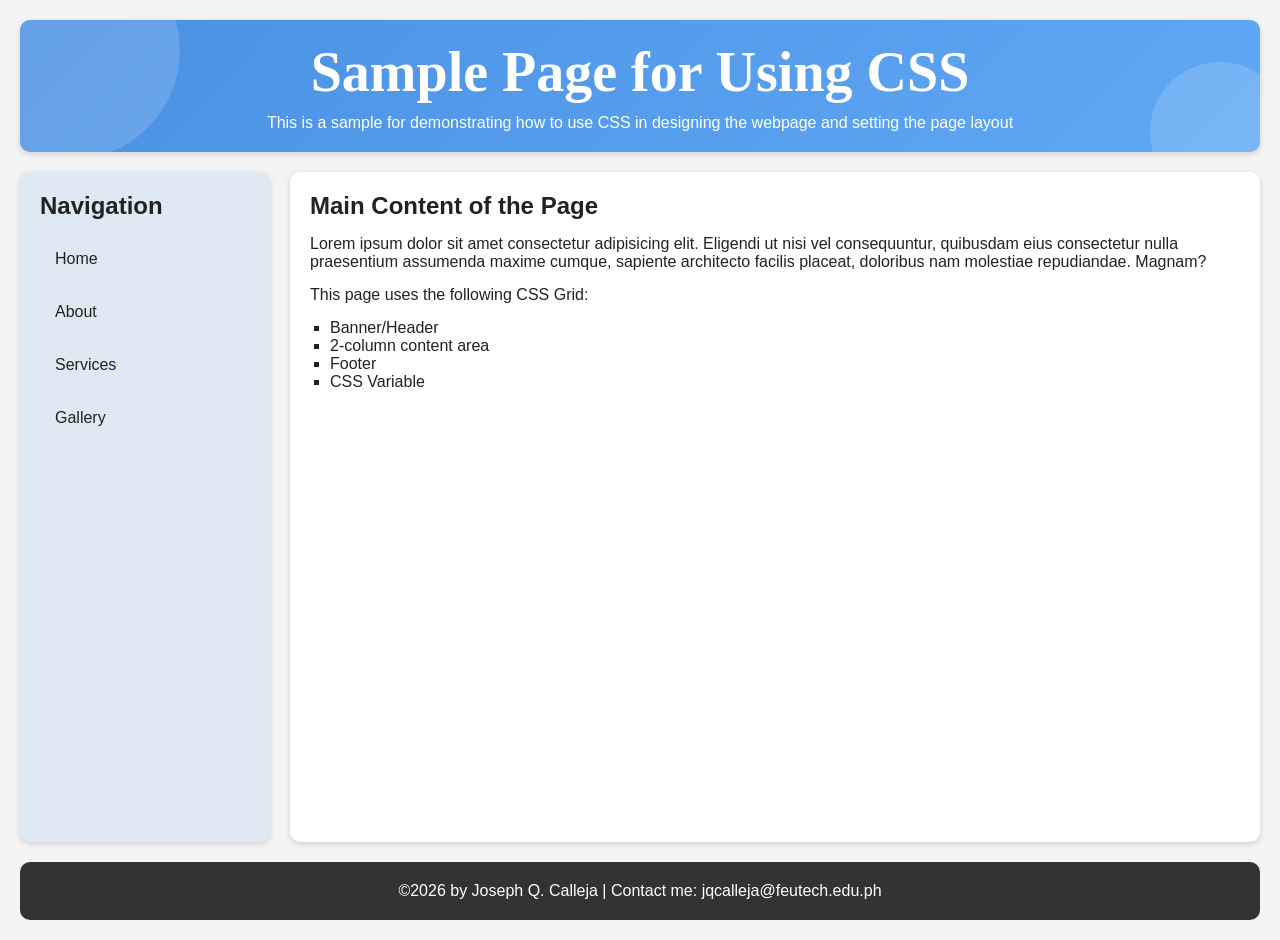
<file: tc03/module3/index.html>
<!DOCTYPE html>
<html lang="en">

<head>
    <meta charset="UTF-8">
    <meta name="viewport" content="width=device-width, initial-scale=1.0">
    <title>Module 3 Sample - Using CSS</title>

    <link rel="stylesheet" href="css/colors.css">
    <link rel="stylesheet" href="css/main.css">

</head>

<body>
    <!-- div.container -->
    <div class="container">
        <!-- BANNER AREA -->
        <header class="banner">
            <h1>Sample Page for Using CSS</h1>
            <p>This is a sample for demonstrating how to use CSS in designing the webpage and setting the page layout
            </p>
        </header>

        <!-- CONTENT AREA -->
        <div class="content-area">
            <!-- FOR NAVIGATION -->
            <nav class="navigation">
                <h2>Navigation</h2>
                <!-- ul>li*4 -->
                <ul>
                    <a href="#">
                        <li>Home</li>
                    </a>
                    <a href="#">
                        <li>About</li>
                    </a>
                    <a href="#">
                        <li>Services</li>
                    </a>
                    <a href="#">
                        <li>Gallery</li>
                    </a>
                </ul>
            </nav>

            <!-- FOR MAIN CONTENT -->
            <main class="main-content">
                <h2>Main Content of the Page</h2>

                <p>Lorem ipsum dolor sit amet consectetur adipisicing elit. Eligendi ut nisi vel consequuntur, quibusdam
                    eius consectetur nulla praesentium assumenda maxime cumque, sapiente architecto facilis placeat,
                    doloribus nam molestiae repudiandae. Magnam?</p>

                <p>This page uses the following CSS Grid:</p>

                <ul>
                    <li>Banner/Header</li>
                    <li>2-column content area</li>
                    <li>Footer</li>
                    <li>CSS Variable</li>
                </ul>
            </main>
        </div>

        <!-- FOOTER AREA -->
        <footer class="footer">
            <p>&copy;2026 by Joseph Q. Calleja | Contact me: jqcalleja@feutech.edu.ph</p>
        </footer>
    </div>
</body>

</html>
</file>
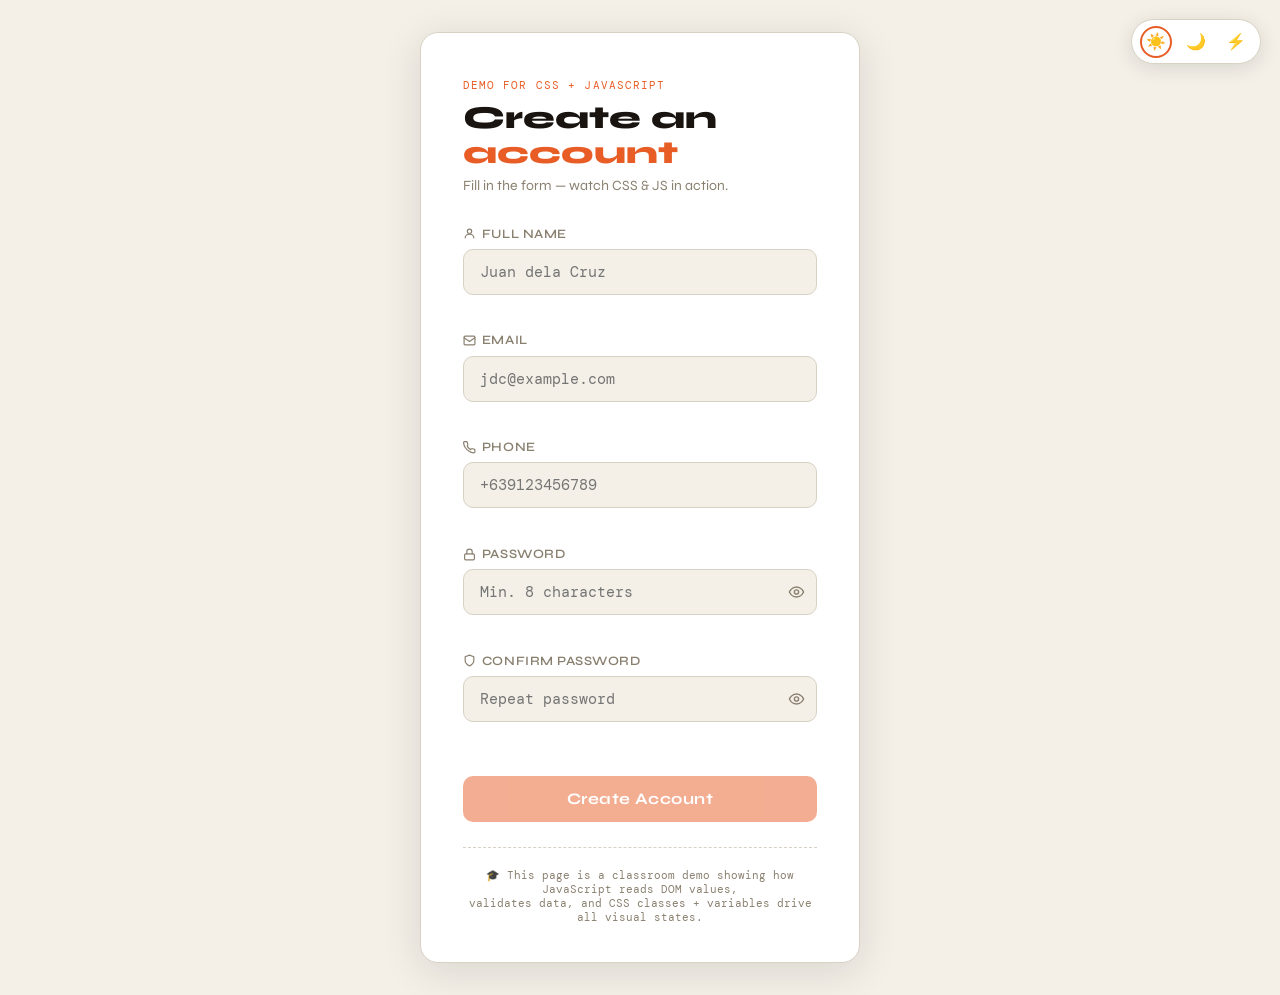
<file: tc03/module4/another_sample/index.html>
<!DOCTYPE html>
<html lang="en" data-theme="light">

<head>
    <meta charset="UTF-8" />
    <meta name="viewport" content="width=device-width, initial-scale=1.0" />
    <title>JS + CSS Interactivity Demo — Sign Up</title>
    <link
        href="https://fonts.googleapis.com/css2?family=DM+Mono:wght@400;500&family=Syne:wght@400;600;700;800&display=swap"
        rel="stylesheet" />
    <link rel="stylesheet" href="style.css" />
</head>

<body>

    <!-- ── Theme Toggle ── -->
    <div class="theme-bar" role="group" aria-label="Choose theme">
        <button class="theme-btn active" data-theme="light" title="Light" aria-pressed="true">☀️</button>
        <button class="theme-btn" data-theme="dark" title="Dark" aria-pressed="false">🌙</button>
        <button class="theme-btn" data-theme="neon" title="Neon" aria-pressed="false">⚡</button>
    </div>

    <!-- ── Card ── -->
    <div class="card" id="card">

        <!-- Form view -->
        <div id="form-view">
            <div class="card-header">
                <span class="badge">Demo for CSS + JavaScript</span>
                <h1>Create an <span>account</span></h1>
                <p class="subtitle">Fill in the form — watch CSS &amp; JS in action.</p>
            </div>

            <!-- Name -->
            <div class="field">
                <label for="name">
                    <svg width="13" height="13" viewBox="0 0 24 24" fill="none" stroke="currentColor" stroke-width="2.2"
                        stroke-linecap="round" stroke-linejoin="round">
                        <circle cx="12" cy="8" r="4" />
                        <path d="M4 20c0-4 3.6-7 8-7s8 3 8 7" />
                    </svg>
                    Full Name
                </label>
                <div class="input-wrap">
                    <input type="text" id="name" placeholder="Juan dela Cruz" autocomplete="name" />
                    <span class="input-icon" id="name-icon"></span>
                </div>
                <p class="helper" id="name-msg"></p>
            </div>

            <!-- Email -->
            <div class="field">
                <label for="email">
                    <svg width="13" height="13" viewBox="0 0 24 24" fill="none" stroke="currentColor" stroke-width="2.2"
                        stroke-linecap="round" stroke-linejoin="round">
                        <rect x="2" y="4" width="20" height="16" rx="2" />
                        <path d="m2 7 10 7 10-7" />
                    </svg>
                    Email
                </label>
                <div class="input-wrap">
                    <input type="email" id="email" placeholder="jdc@example.com" autocomplete="email" />
                    <span class="input-icon" id="email-icon"></span>
                </div>
                <p class="helper" id="email-msg"></p>
            </div>

            <!-- Phone -->
            <div class="field">
                <label for="phone">
                    <svg width="13" height="13" viewBox="0 0 24 24" fill="none" stroke="currentColor" stroke-width="2.2"
                        stroke-linecap="round" stroke-linejoin="round">
                        <path
                            d="M22 16.92v3a2 2 0 0 1-2.18 2 19.79 19.79 0 0 1-8.63-3.07A19.5 19.5 0 0 1 4.15 12 19.79 19.79 0 0 1 1.08 3.38a2 2 0 0 1 2-2.18h3a2 2 0 0 1 2 1.72c.127.96.361 1.903.7 2.81a2 2 0 0 1-.45 2.11L8.09 9.91a16 16 0 0 0 6 6l1.27-1.27a2 2 0 0 1 2.11-.45c.907.339 1.85.573 2.81.7A2 2 0 0 1 22 16.92z" />
                    </svg>
                    Phone
                </label>
                <div class="input-wrap">
                    <input type="tel" id="phone" placeholder="+639123456789" autocomplete="tel" />
                    <span class="input-icon" id="phone-icon"></span>
                </div>
                <p class="helper" id="phone-msg"></p>
            </div>

            <!-- Password -->
            <div class="field">
                <label for="password">
                    <svg width="13" height="13" viewBox="0 0 24 24" fill="none" stroke="currentColor" stroke-width="2.2"
                        stroke-linecap="round" stroke-linejoin="round">
                        <rect x="3" y="11" width="18" height="11" rx="2" />
                        <path d="M7 11V7a5 5 0 0 1 10 0v4" />
                    </svg>
                    Password
                </label>
                <div class="input-wrap has-toggle">
                    <input type="password" id="password" placeholder="Min. 8 characters" autocomplete="new-password" />
                    <button class="toggle-pw" id="toggle-pw" type="button" aria-label="Show password">
                        <svg id="eye-open" width="17" height="17" viewBox="0 0 24 24" fill="none" stroke="currentColor"
                            stroke-width="2" stroke-linecap="round" stroke-linejoin="round">
                            <path d="M2 12s3-7 10-7 10 7 10 7-3 7-10 7-10-7-10-7z" />
                            <circle cx="12" cy="12" r="3" />
                        </svg>
                        <svg id="eye-closed" width="17" height="17" viewBox="0 0 24 24" fill="none"
                            stroke="currentColor" stroke-width="2" stroke-linecap="round" stroke-linejoin="round"
                            style="display:none">
                            <path d="M17.94 17.94A10.07 10.07 0 0 1 12 20c-7 0-11-8-11-8a18.45 18.45 0 0 1 5.06-5.94" />
                            <path d="M9.9 4.24A9.12 9.12 0 0 1 12 4c7 0 11 8 11 8a18.5 18.5 0 0 1-2.16 3.19" />
                            <line x1="1" y1="1" x2="23" y2="23" />
                        </svg>
                    </button>
                </div>
                <div class="strength-wrap" id="strength-wrap" style="display:none">
                    <div class="strength-bars">
                        <div class="bar" id="bar1"></div>
                        <div class="bar" id="bar2"></div>
                        <div class="bar" id="bar3"></div>
                        <div class="bar" id="bar4"></div>
                    </div>
                    <span class="strength-label" id="strength-label">—</span>
                </div>
                <p class="helper" id="password-msg"></p>
            </div>

            <!-- Confirm Password -->
            <div class="field">
                <label for="confirm">
                    <svg width="13" height="13" viewBox="0 0 24 24" fill="none" stroke="currentColor" stroke-width="2.2"
                        stroke-linecap="round" stroke-linejoin="round">
                        <path d="M12 22s8-4 8-10V5l-8-3-8 3v7c0 6 8 10 8 10z" />
                    </svg>
                    Confirm Password
                </label>
                <div class="input-wrap has-toggle">
                    <input type="password" id="confirm" placeholder="Repeat password" autocomplete="new-password" />
                    <button class="toggle-pw" id="toggle-confirm" type="button" aria-label="Show password">
                        <svg id="eye-open2" width="17" height="17" viewBox="0 0 24 24" fill="none" stroke="currentColor"
                            stroke-width="2" stroke-linecap="round" stroke-linejoin="round">
                            <path d="M2 12s3-7 10-7 10 7 10 7-3 7-10 7-10-7-10-7z" />
                            <circle cx="12" cy="12" r="3" />
                        </svg>
                        <svg id="eye-closed2" width="17" height="17" viewBox="0 0 24 24" fill="none"
                            stroke="currentColor" stroke-width="2" stroke-linecap="round" stroke-linejoin="round"
                            style="display:none">
                            <path d="M17.94 17.94A10.07 10.07 0 0 1 12 20c-7 0-11-8-11-8a18.45 18.45 0 0 1 5.06-5.94" />
                            <path d="M9.9 4.24A9.12 9.12 0 0 1 12 4c7 0 11 8 11 8a18.5 18.5 0 0 1-2.16 3.19" />
                            <line x1="1" y1="1" x2="23" y2="23" />
                        </svg>
                    </button>
                </div>
                <p class="helper" id="confirm-msg"></p>
            </div>

            <button class="btn" id="submit-btn" disabled>Create Account</button>

            <p class="demo-note">
                🎓 This page is a classroom demo showing how JavaScript reads DOM values,<br>
                validates data, and CSS classes + variables drive all visual states.
            </p>
        </div>

        <!-- Success view -->
        <div class="success-card" id="success-view">
            <div class="checkmark-circle">
                <svg width="36" height="36" viewBox="0 0 52 52" fill="none" stroke="var(--success)" stroke-width="3.5"
                    stroke-linecap="round" stroke-linejoin="round">
                    <polyline points="14 26 22 34 38 18" />
                </svg>
            </div>
            <p class="success-title">You're in! 🎉</p>
            <p class="success-sub" id="success-name"></p>
            <p class="success-sub" id="success-email"></p>
            <button class="reset-btn" id="reset-btn">← Start over</button>
        </div>

    </div><!-- /card -->

    <script src="script.js"></script>
</body>

</html>
</file>
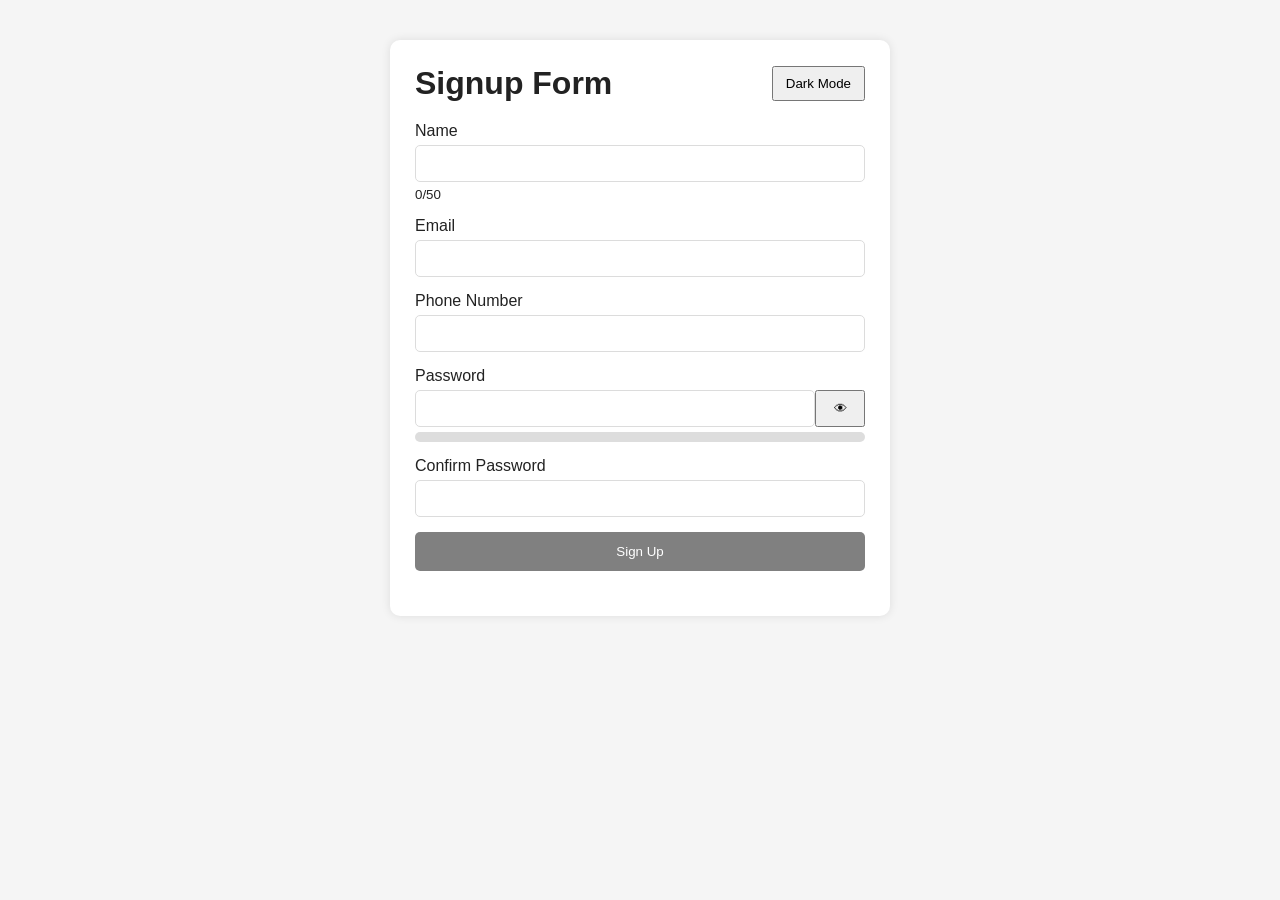
<file: tc03/module4/sample/index.html>
<!DOCTYPE html>
<html lang="en">

<head>
    <meta charset="UTF-8">
    <meta name="viewport" content="width=device-width, initial-scale=1.0">
    <title>Simple Signup Page</title>

    <link rel="stylesheet" href="style.css">

</head>

<body>
    <div class="container">
        <div class="top-bar">
            <h1>Signup Form</h1>
            <button id="themeBtn" class="theme-btn">Dark Mode</button>
        </div>

        <form action="" id="signupForm">
            <!-- Name -->
            <div class="input-group">
                <label for="">Name</label>
                <input type="text" name="" id="name" maxlength="50">
                <small id="nameCount">0/50</small>
            </div>

            <!-- Email -->
            <div class="input-group">
                <label for="">Email</label>
                <input type="email" name="" id="email">
                <small id=emailMsg"></small>
            </div>

            <!-- Cp Number -->
            <div class="input-group">
                <label for="">Phone Number</label>
                <input type="text" name="" id="phone">
                <small id="phoneMsg"></small>
            </div>

            <!-- Password -->
            <div class="input-group">
                <label for="">Password</label>
                <div class="password-container">
                    <input type="password" name="" id="password">
                    <button type="button" id="togglePassword">
                        👁
                    </button>
                </div>
                <div class="strength-bar">
                    <div id="strengthFill"></div>
                </div>
                <small id="strengthText"></small>
            </div>

            <!-- Confirm Password -->
            <div class="input-group">
                <label for="">Confirm Password</label>
                <input type="password" name="" id="confirmPassword">
                <small id="consfirmMsg"></small>
            </div>

            <button type="submit" id="submitBtn" disabled>
                Sign Up
            </button>
        </form>

        <div id="successMessage"></div>
    </div>

    <script src="script.js"></script>
</body>

</html>
</file>
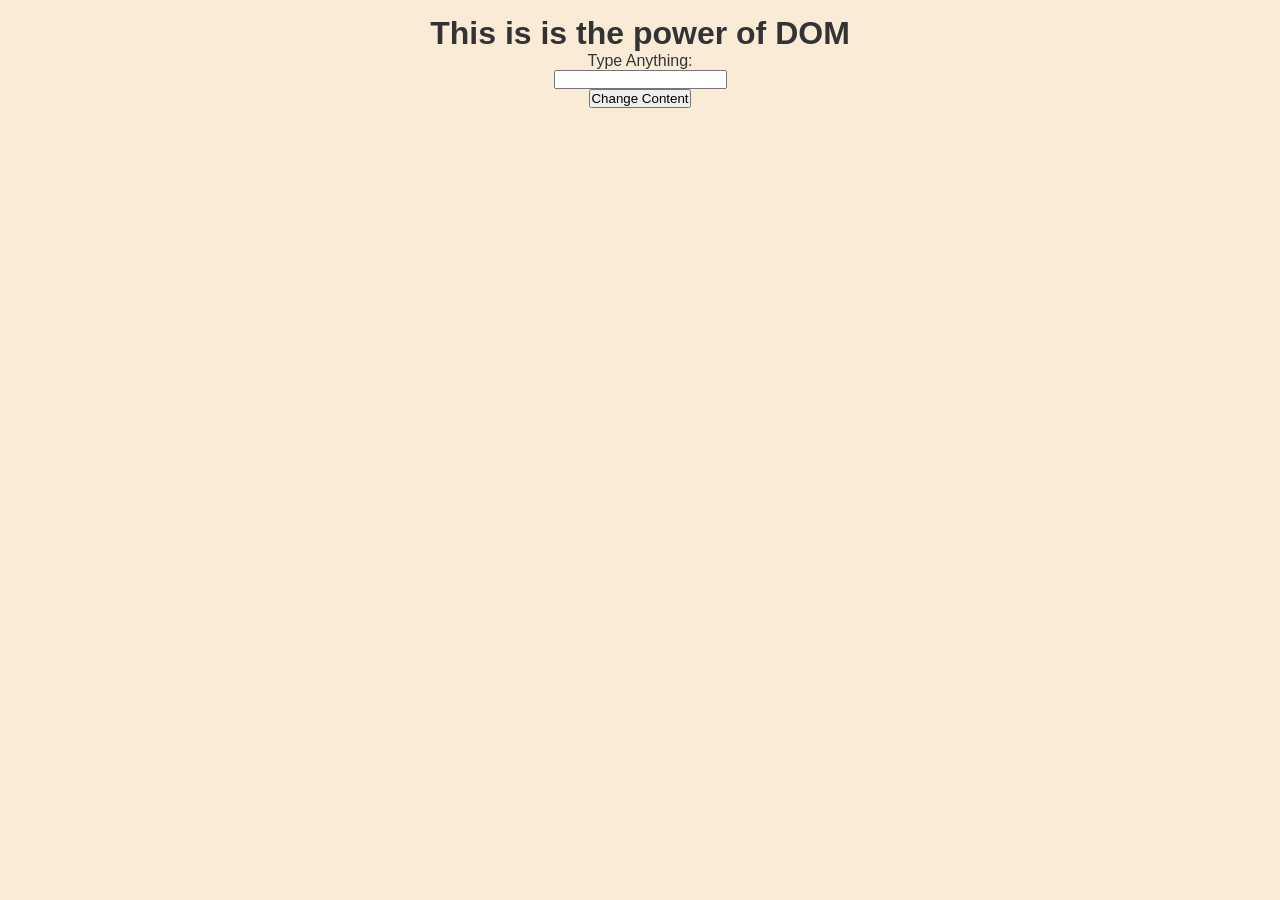
<file: tc03/module4/usingDOM.html>
<!DOCTYPE html>
<html lang="en">

<head>
    <meta charset="UTF-8">
    <meta name="viewport" content="width=device-width, initial-scale=1.0">
    <title>The DOM</title>

    <style>
        :root {
            color: #333;
            background-color: antiquewhite;
        }

        * {
            box-sizing: border-box;
            padding: 0;
            margin: 0;
        }

        body {
            margin: 15px;
            font-family: Arial, Helvetica, sans-serif;
        }

        .container {
            display: grid;
            place-items: center;
            max-height: 100vh;
        }

        .content {
            width: 50%;
        }

        .form {
            display: grid;
            place-items: center;
        }

        div h1 {
            text-align: center;
        }
    </style>

</head>

<body>
    <div class="container">
        <div class="content">
            <div>
                <h1>This is is the power of DOM</h1>
                <p id="content-data"></p>
            </div>
            <div class="form">
                <label for="input">Type Anything:</label>
                <input type="text" name="input" id="input">
                <button type="button" class="btn-change" id="change">Change Content</button>
            </div>

        </div>
    </div>
    
    <script>
        const paragraph  = document.getElementById('content-data');
        const input = document.getElementById('input');
        const btn = document.querySelector('.btn-change');

        btn.addEventListener('click', () => {
            paragraph.innerHTML = input.value;
        });
        
    </script>
</body>

</html>
</file>
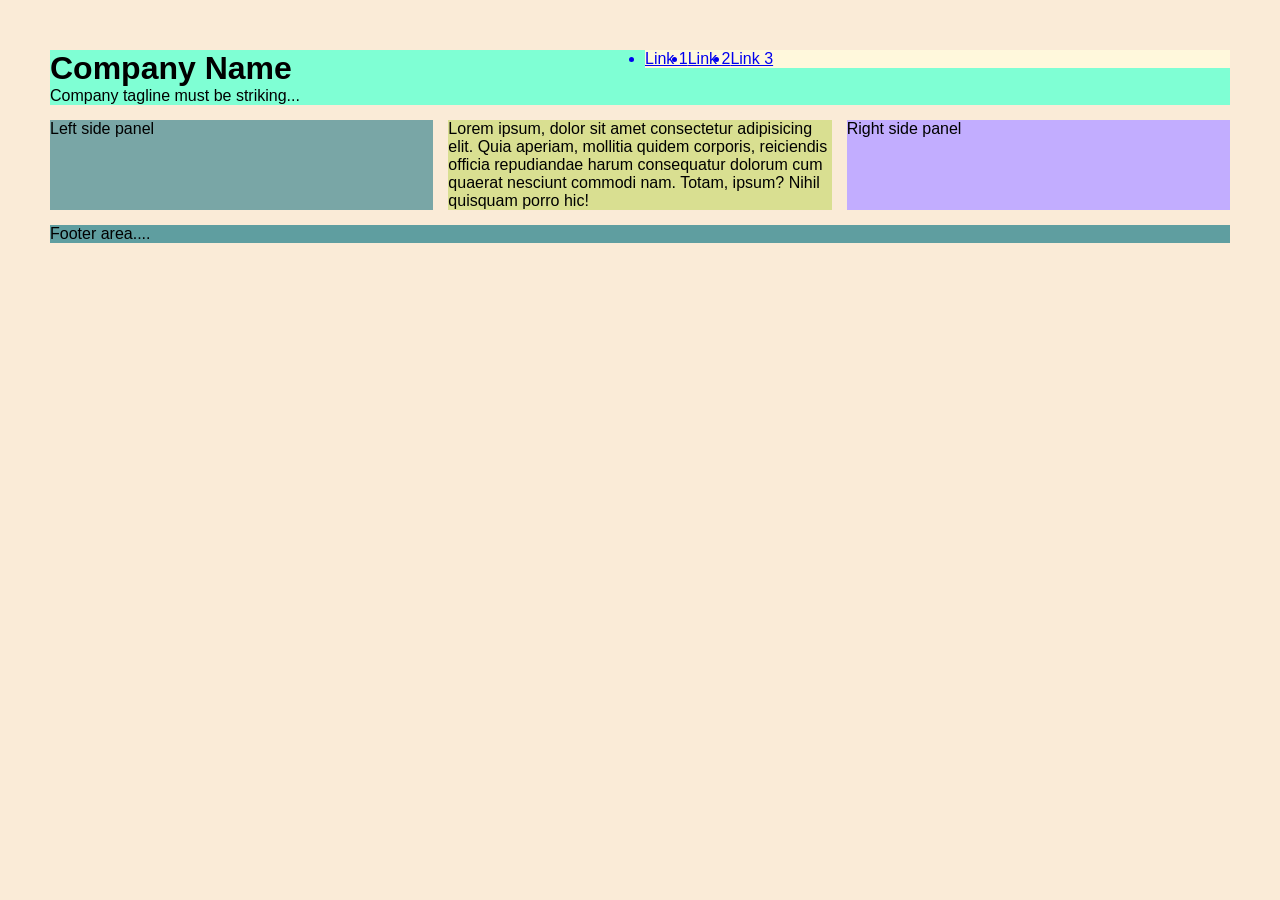
<file: tc03/module5/responsive.html>
<!DOCTYPE html>
<html lang="en">
<head>
    <meta charset="UTF-8">
    <meta name="viewport" content="width=device-width, initial-scale=1.0">

    <link rel="stylesheet" href="style.css">

    <title>Responsive Layout</title>
</head>
<body>
    <div class="container">
        <header class="row-banner">
            <div class="col">
                <h1>Company Name</h1>
                <p>Company tagline must be striking...</p>
            </div>
            <div class="col">
                <nav class="nav">
                    <ul>
                        <a href="http://"><li>Link 1</li></a>
                        <a href="http://"><li>Link 2</li></a>
                        <a href="http://"><li>Link 3</li></a>
                    </ul>
                </nav>
            </div>
        </header>
        <main class="row-main">
            <section class="col-left">
                <p>Left side panel</p>
            </section>
            <section class="col-content">
                <p>Lorem ipsum, dolor sit amet consectetur adipisicing elit. Quia aperiam, mollitia quidem corporis, reiciendis officia repudiandae harum consequatur dolorum cum quaerat nesciunt commodi nam. Totam, ipsum? Nihil quisquam porro hic!</p>
            </section>
            <section class="col-right">
                <p>Right side panel</p>
            </section>
        </main>
        <footer class="row-footer">
            <div class="col">
                <p>Footer area....</p>
            </div>
        </footer>
    </div>
</body>
</html>
</file>
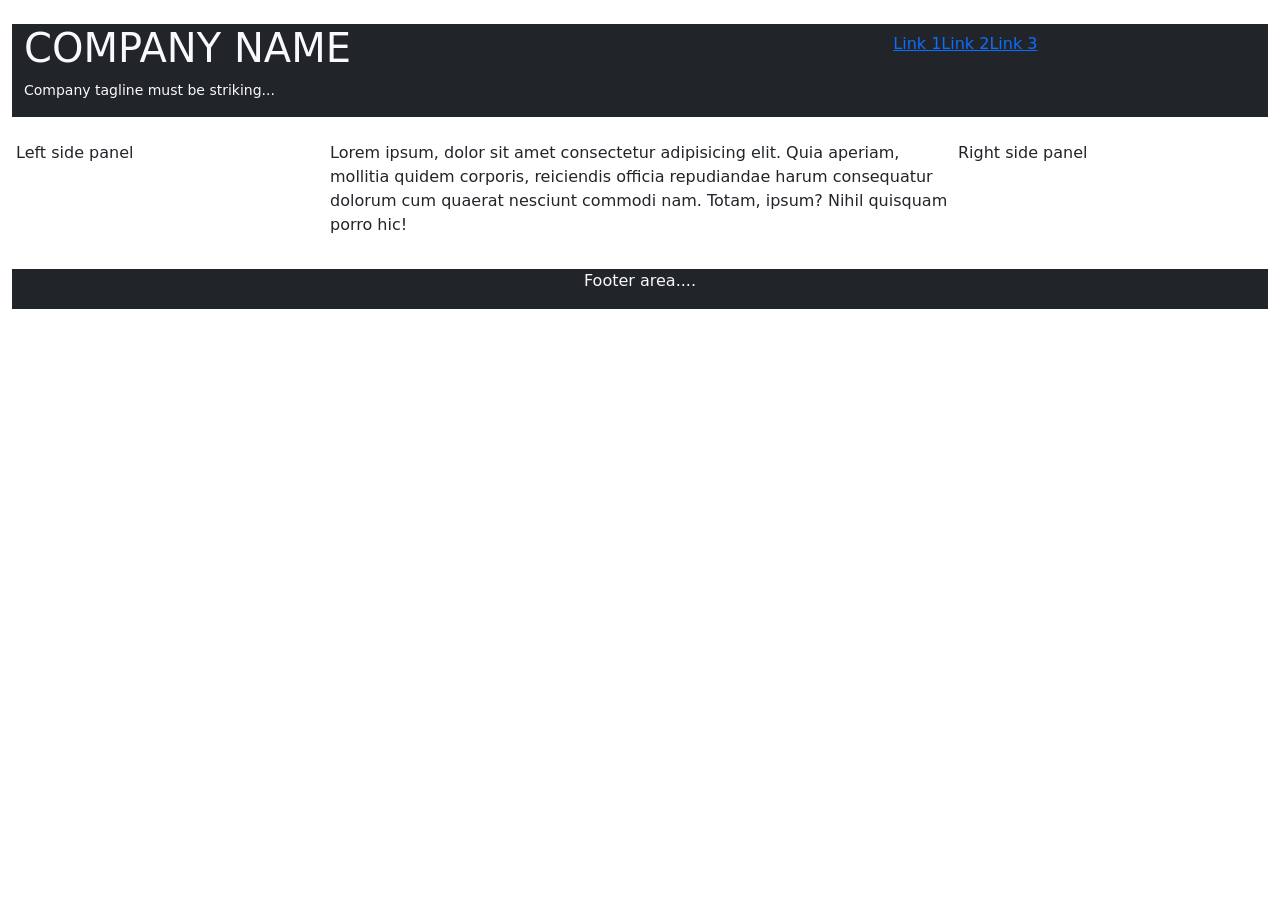
<file: tc03/module5/responsive_bs.html>
<!DOCTYPE html>
<html lang="en">
<head>
    <meta charset="UTF-8">
    <meta name="viewport" content="width=device-width, initial-scale=1.0">

    <link href="https://cdn.jsdelivr.net/npm/bootstrap@5.3.8/dist/css/bootstrap.min.css" rel="stylesheet" integrity="sha384-sRIl4kxILFvY47J16cr9ZwB07vP4J8+LH7qKQnuqkuIAvNWLzeN8tE5YBujZqJLB" crossorigin="anonymous">

    <title>Responsive Layout Using Bootstrap</title>
</head>
<body>
    <div class="container-fluid p-4 m-0">
        <header class="row bg-dark text-light mb-3">
            <div class="col col-md-8">
                <h1 class="h1 text-uppercase">Company Name</h1>
                <p class="small">Company tagline must be striking...</p>
            </div>
            <div class="col col-md-4">
                <nav class="navbar">
                    <ul class="d-flex">
                        <a href="http://" class="navbar-nav"><li class="nav-pills">Link 1</li></a>
                        <a href="http://" class="navbar-nav"><li class="nav-pills">Link 2</li></a>
                        <a href="http://" class="navbar-nav"><li class="nav-pills">Link 3</li></a>
                    </ul>
                </nav>
            </div>
        </header>
        <main class="row mb-3">
            <section class="col col-md-3 g-2">
                <p>Left side panel</p>
            </section>
            <section class="col col-md-6 g-2">
                <p>Lorem ipsum, dolor sit amet consectetur adipisicing elit. Quia aperiam, mollitia quidem corporis, reiciendis officia repudiandae harum consequatur dolorum cum quaerat nesciunt commodi nam. Totam, ipsum? Nihil quisquam porro hic!</p>
            </section>
            <section class="col col-md-3 g-2">
                <p>Right side panel</p>
            </section>
        </main>
        <footer class="row bg-dark text-light">
            <div class="text-center">
                <p>Footer area....</p>
            </div>
        </footer>
    </div>

    <script src="https://cdn.jsdelivr.net/npm/bootstrap@5.3.8/dist/js/bootstrap.bundle.min.js" integrity="sha384-FKyoEForCGlyvwx9Hj09JcYn3nv7wiPVlz7YYwJrWVcXK/BmnVDxM+D2scQbITxI" crossorigin="anonymous"></script>
</body>
</html>
</file>
<file: tc03/module3/css/colors.css>
/* THESE ARE CSS VARIABLES */

:root {
    --bg-color: #f4f4f4;
    --text-color: #222;
    --primary-color: #4a90e2;
    --secondary-color: #ffffff;

    --nav-bg: #dfe9f3;
    --main-bg: #ffffff;
    --footer-bg: #333;
    --footer-text: #fff;
}
</file>
<file: tc03/module3/css/main.css>
:root {
    --spacing: 20px;
    --nav-spacing: 5px;
    --nav-padding: 15px;
    --shadow: 0 2px 6px rgba(0, 0, 0, 0.15);

    --border-radius: 10px;

    --font-main: Arial, sans-serrif;
    --font-titles: 'Times New Roman', serif;
}

/* GLOBAL STYLE */

* {
    margin: 0;
    padding: 0;
    box-sizing: border-box;
}

body {
    background-color: var(--bg-color);
    color: var(--text-color);
    font-family: var(--font-main);
    padding: var(--spacing);
}


/* CONTENT GRID LAYOUT */
.container {
    display: grid;
    grid-template-rows:
        auto
        /* first row */
        1fr
        /* second row */
        auto;
    /* third row */
    gap: var(--spacing);
    min-height: 100vh;
}

/* HEADER/BANNER */
/* =========================
   ANIMATED BANNER
========================= */

.banner {
  position: relative;
  overflow: hidden;

  background: linear-gradient(
    135deg,
    var(--primary-color),
    #6bb5ff,
    #357abd
  );

  background-size: 300% 300%;

  color: white;
  padding: var(--spacing);
  border-radius: var(--border-radius);
  box-shadow: var(--shadow);

  display: flex;
  flex-direction: column;
  gap: 10px;

  animation: gradientMove 8s ease infinite;
}

/* =========================
   FLOATING LIGHT EFFECT
========================= */

.banner::before,
.banner::after {
  content: "";

  position: absolute;
  border-radius: 50%;

  background: rgba(255,255,255,0.15);

  animation: floatBubble linear infinite;
}

/* Large floating circle */
.banner::before {
  width: 220px;
  height: 220px;

  top: -80px;
  left: -60px;

  animation-duration: 12s;
}

/* Small floating circle */
.banner::after {
  width: 140px;
  height: 140px;

  bottom: -50px;
  right: -30px;

  animation-duration: 9s;
}

/* =========================
   TEXT ANIMATION
========================= */

.banner h1,
.banner p,
.banner button {
  position: relative;
  z-index: 1;
}

.banner h1 {
  animation: slideDown 1s ease;
}

.banner p {
  animation: fadeIn 2s ease;
}

/* =========================
   BUTTON HOVER EFFECT
========================= */

.banner button {
  width: fit-content;
  padding: 10px 15px;

  border: none;
  border-radius: var(--border-radius);

  cursor: pointer;

  background-color: white;
  color: var(--primary-color);

  font-weight: bold;

  transition:
    transform 0.3s ease,
    box-shadow 0.3s ease;
}

.banner button:hover {
  transform: translateY(-3px) scale(1.05);

  box-shadow:
    0 5px 15px rgba(255,255,255,0.4);
}

/* =========================
   KEYFRAMES
========================= */

/* Animated gradient background */
@keyframes gradientMove {

  0% {
    background-position: 0% 50%;
  }

  50% {
    background-position: 100% 50%;
  }

  100% {
    background-position: 0% 50%;
  }

}

/* Floating circles */
@keyframes floatBubble {

  0% {
    transform: translateY(0px) translateX(0px);
  }

  50% {
    transform: translateY(20px) translateX(15px);
  }

  100% {
    transform: translateY(0px) translateX(0px);
  }

}

/* Heading entrance */
@keyframes slideDown {

  from {
    opacity: 0;
    transform: translateY(-30px);
  }

  to {
    opacity: 1;
    transform: translateY(0);
  }

}

/* Paragraph fade */
@keyframes fadeIn {

  from {
    opacity: 0;
  }

  to {
    opacity: 1;
  }

}

.banner {
    background-color: var(--primary-color);
    color: white;
    padding: var(--spacing);
    border-radius: var(--border-radius);
    box-shadow: var(--shadow);

    display: flex;
    flex-direction: column;
    gap: 10px;
    align-items: center;
}

.banner h1 {
    font-size: 3.5rem;
    font-family: var(--font-titles);
}

/* CONTENT */
.content-area {
    display: grid;
    grid-template-columns: 250px 1fr;
    gap: var(--spacing);
}

/* Navigation */

.navigation {
    background-color: var(--nav-bg);
    padding: var(--spacing);
    border-radius: var(--border-radius);
    box-shadow: var(--shadow);
}

.navigation ul {
    list-style: none;
    margin-top: 15px;
}

.navigation li {
    margin-bottom: var(--nav-spacing);
    padding: var(--nav-padding);
    border-radius: var(--border-radius);

    transition: transform 0.3s ease;
}

.navigation li:hover {
    background-color: var(--primary-color);
    font-weight: bold;
    color: var(--secondary-color);

    transform: scale(1.1);
}

.navigation a {
    text-decoration: none;
    color: var(--text-color);
}

/* Main Content */
.main-content {
    background-color: var(--main-bg);
    padding: var(--spacing);
    border-radius: var(--border-radius);
    box-shadow: var(--shadow);
}

.main-content p,
.main-content ul {
    margin-top: 15px;
}

.main-content ul {
    padding-left: 20px;
    list-style-type: square;
}

/* FOOTER */
.footer {
    background-color: var(--footer-bg);
    color: var(--footer-text);
    text-align: center;
    padding: var(--spacing);
    border-radius: var(--border-radius);
}
</file>
<file: tc03/module4/another_sample/style.css>
/* ── CSS Variables (Theme System) ── */
:root {
    --bg: #f4f0e8;
    --surface: #ffffff;
    --border: #d8d2c4;
    --text: #1a1410;
    --text-muted: #8a8070;
    --accent: #e85d26;
    --accent-alt: #2b6de8;
    --success: #27a05e;
    --warning: #e8b326;
    --error: #e82626;
    --shadow: rgba(26, 20, 16, .12);
    --radius: 10px;
    --transition: .22s cubic-bezier(.4, 0, .2, 1);
}

[data-theme="dark"] {
    --bg: #111010;
    --surface: #1c1b1a;
    --border: #2e2c2a;
    --text: #f0ece4;
    --text-muted: #6e6860;
    --accent: #ff7940;
    --accent-alt: #5b8fff;
    --shadow: rgba(0, 0, 0, .4);
}

[data-theme="neon"] {
    --bg: #050510;
    --surface: #0a0a1a;
    --border: #1a1a3a;
    --text: #e8e4ff;
    --text-muted: #5a5880;
    --accent: #a855f7;
    --accent-alt: #06b6d4;
    --success: #10d97a;
    --shadow: rgba(168, 85, 247, .2);
}

/* ── Reset & Base ── */
*,
*::before,
*::after {
    box-sizing: border-box;
    margin: 0;
    padding: 0;
}

body {
    font-family: 'Syne', sans-serif;
    background-color: var(--bg);
    color: var(--text);
    min-height: 100vh;
    display: flex;
    flex-direction: column;
    align-items: center;
    justify-content: center;
    padding: 2rem 1rem;
    transition: background-color var(--transition), color var(--transition);
}

/* ── Theme Toggle Bar ── */
.theme-bar {
    position: fixed;
    top: 1.2rem;
    right: 1.2rem;
    display: flex;
    gap: .5rem;
    background: var(--surface);
    border: 1px solid var(--border);
    border-radius: 99px;
    padding: .35rem .5rem;
    box-shadow: 0 4px 20px var(--shadow);
    transition: background var(--transition), border-color var(--transition);
    z-index: 100;
}

.theme-btn {
    width: 32px;
    height: 32px;
    border: 2px solid transparent;
    border-radius: 50%;
    cursor: pointer;
    display: flex;
    align-items: center;
    justify-content: center;
    font-size: 1rem;
    transition: border-color .18s, transform .18s;
    background: transparent;
}

.theme-btn:hover {
    transform: scale(1.15);
}

.theme-btn.active {
    border-color: var(--accent);
}

/* ── Card ── */
.card {
    background: var(--surface);
    border: 1px solid var(--border);
    border-radius: 18px;
    padding: 2.8rem 2.6rem 2.4rem;
    width: 100%;
    max-width: 440px;
    box-shadow: 0 8px 40px var(--shadow);
    transition: background var(--transition), border-color var(--transition), box-shadow var(--transition);
}

.card-header {
    margin-bottom: 2rem;
}

.badge {
    font-family: 'DM Mono', monospace;
    font-size: .7rem;
    letter-spacing: .1em;
    color: var(--accent);
    text-transform: uppercase;
    margin-bottom: .5rem;
    display: block;
}

h1 {
    font-size: 2rem;
    font-weight: 800;
    line-height: 1.1;
    color: var(--text);
    transition: color var(--transition);
}

h1 span {
    color: var(--accent);
}

.subtitle {
    font-size: .88rem;
    color: var(--text-muted);
    margin-top: .4rem;
    font-weight: 400;
    transition: color var(--transition);
}

/* ── Form Fields ── */
.field {
    margin-bottom: 1.2rem;
}

label {
    display: flex;
    align-items: center;
    gap: .4rem;
    font-size: .8rem;
    font-weight: 600;
    letter-spacing: .04em;
    text-transform: uppercase;
    color: var(--text-muted);
    margin-bottom: .45rem;
    transition: color var(--transition);
}

label svg {
    flex-shrink: 0;
}

.input-wrap {
    position: relative;
}

input {
    width: 100%;
    padding: .75rem 2.8rem .75rem 1rem;
    background: var(--bg);
    border: 1.5px solid var(--border);
    border-radius: var(--radius);
    color: var(--text);
    font-family: 'DM Mono', monospace;
    font-size: .92rem;
    outline: none;
    transition: border-color var(--transition), background var(--transition), box-shadow var(--transition);
}

input:focus {
    border-color: var(--accent);
    box-shadow: 0 0 0 3px color-mix(in srgb, var(--accent) 18%, transparent);
}

input.valid {
    border-color: var(--success);
}

input.invalid {
    border-color: var(--error);
}

.input-icon {
    position: absolute;
    right: .8rem;
    top: 50%;
    transform: translateY(-50%);
    pointer-events: none;
    opacity: 0;
    transition: opacity .18s;
}

.input-icon.visible {
    opacity: 1;
}

.toggle-pw {
    position: absolute;
    right: .75rem;
    top: 50%;
    transform: translateY(-50%);
    background: none;
    border: none;
    cursor: pointer;
    color: var(--text-muted);
    padding: 0;
    display: flex;
    align-items: center;
    transition: color .18s;
}

.toggle-pw:hover {
    color: var(--accent);
}

.has-toggle .input-icon {
    display: none;
}

/* ── Helper Text ── */
.helper {
    font-family: 'DM Mono', monospace;
    font-size: .73rem;
    margin-top: .35rem;
    min-height: 1.1em;
    color: var(--text-muted);
    transition: color .18s;
}

.helper.error {
    color: var(--error);
}

.helper.success {
    color: var(--success);
}

/* ── Password Strength ── */
.strength-wrap {
    margin-top: .5rem;
}

.strength-bars {
    display: flex;
    gap: 4px;
    margin-bottom: .3rem;
}

.bar {
    height: 4px;
    flex: 1;
    border-radius: 99px;
    background: var(--border);
    transition: background .3s;
}

.bar.weak {
    background: var(--error);
}

.bar.fair {
    background: var(--warning);
}

.bar.good {
    background: var(--accent-alt);
}

.bar.strong {
    background: var(--success);
}

.strength-label {
    font-family: 'DM Mono', monospace;
    font-size: .7rem;
    color: var(--text-muted);
    transition: color .18s;
}

/* ── Submit Button ── */
.btn {
    width: 100%;
    padding: .85rem;
    background: var(--accent);
    color: #fff;
    border: none;
    border-radius: var(--radius);
    font-family: 'Syne', sans-serif;
    font-weight: 700;
    font-size: 1rem;
    letter-spacing: .03em;
    cursor: pointer;
    margin-top: 1rem;
    position: relative;
    overflow: hidden;
    transition: background var(--transition), transform .14s, box-shadow .14s;
}

.btn:hover {
    background: color-mix(in srgb, var(--accent) 85%, black);
    box-shadow: 0 6px 24px color-mix(in srgb, var(--accent) 40%, transparent);
}

.btn:active {
    transform: scale(.98);
}

.btn:disabled {
    opacity: .5;
    cursor: not-allowed;
    transform: none;
    box-shadow: none;
}

/* ── Ripple ── */
.ripple {
    position: absolute;
    border-radius: 50%;
    background: rgba(255, 255, 255, .35);
    transform: scale(0);
    animation: ripple .55s linear;
    pointer-events: none;
}

@keyframes ripple {
    to {
        transform: scale(4);
        opacity: 0;
    }
}

/* ── Success State ── */
.success-card {
    display: none;
    flex-direction: column;
    align-items: center;
    text-align: center;
    gap: 1rem;
    padding: 1rem 0;
}

.success-card.show {
    display: flex;
}

.checkmark-circle {
    width: 72px;
    height: 72px;
    border-radius: 50%;
    background: color-mix(in srgb, var(--success) 15%, transparent);
    display: flex;
    align-items: center;
    justify-content: center;
}

.checkmark-circle svg {
    stroke-dasharray: 60;
    stroke-dashoffset: 60;
    animation: draw .5s .1s ease forwards;
}

@keyframes draw {
    to {
        stroke-dashoffset: 0;
    }
}

.success-title {
    font-size: 1.4rem;
    font-weight: 800;
}

.success-sub {
    font-size: .85rem;
    color: var(--text-muted);
}

.reset-btn {
    font-family: 'DM Mono', monospace;
    font-size: .78rem;
    color: var(--accent);
    background: none;
    border: none;
    cursor: pointer;
    text-decoration: underline;
    text-underline-offset: 3px;
    transition: opacity .18s;
}

.reset-btn:hover {
    opacity: .7;
}

/* ── Demo Note ── */
.demo-note {
    font-family: 'DM Mono', monospace;
    font-size: .68rem;
    color: var(--text-muted);
    text-align: center;
    margin-top: 1.6rem;
    padding-top: 1.2rem;
    border-top: 1px dashed var(--border);
}

/* ── Neon theme extras ── */
[data-theme="neon"] .card {
    box-shadow: 0 0 0 1px var(--border), 0 0 40px rgba(168, 85, 247, .15);
}

[data-theme="neon"] input:focus {
    box-shadow: 0 0 0 3px rgba(168, 85, 247, .25), 0 0 12px rgba(168, 85, 247, .2);
}

[data-theme="neon"] .btn {
    box-shadow: 0 0 18px rgba(168, 85, 247, .35);
}
</file>
<file: tc03/module4/sample/style.css>
:root {
    --bg: #f5f5f5;
    --card: #ffffff;
    --text: #222;
    --primary: #2563eb;
    --border: #dcdcdc;
    --success: #16a34a;
    --danger: #dc2626;
}

.dark-theme {
    --bg: #121212;
    --card: #1e1e1e;
    --text: #f5f5f5;
    --primary: #60a5fa;
    --border: #444;
}

* {
    margin: 0;
    padding: 0;
    box-sizing: border-box;
    font-family: Arial, Helvetica, sans-serif;
}

body {
    background: var(--bg);
    color: var(--text);
    transition: 0.3s;
}

.container {
    width: 90%;
    max-width: 500px;
    margin: 40px auto;
    background: var(--card);
    padding: 25px;
    border-radius: 10px;
    box-shadow: 0 0 10px rgba(0,0,0,.1);
}

.top-bar {
    display: flex;
    justify-content: space-between;
    align-items: center;
    margin-bottom: 20px;
}

.theme-btn {
    padding: 8px 12px;
    cursor: pointer;
}

.input-group {
    margin-bottom: 15px;
}

label {
    display: block;
    margin-bottom: 5px;
}

input {
    width: 100%;
    padding: 10px;
    border: 1px solid var(--border);
    border-radius: 5px;
}

small {
    display: block;
    margin-top: 5px;
}

.password-container {
    display: flex;
}

.password-container input {
    flex: 1;
}

.password-container button {
    width: 50px;
}

.strength-bar {
    height: 10px;
    background: #ddd;
    border-radius: 5px;
    margin-top: 5px;
}

#strengthFill {
    height: 100%;
    width: 0%;
    border-radius: 5px;
    transition: 0.3s;
}

button[type="submit"] {
    width: 100%;
    padding: 12px;
    border: none;
    background: var(--primary);
    color: white;
    cursor: pointer;
    border-radius: 5px;
}

button[type="submit"]:disabled {
    background: gray;
    cursor: not-allowed;
}

.valid {
    color: var(--success);
}

.invalid {
    color: var(--danger);
}

#successMessage {
    margin-top: 20px;
    text-align: center;
    font-weight: bold;
    color: var(--success);
}

@media(max-width: 600px) {
    .top-bar {
        flex-direction: column;
        gap: 10px;
    }
}
</file>
<file: tc03/module5/style.css>
/* Varaible declarations here.... */
/* 
:root {
    --var-name: value;
}
*/

* {
    padding: 0;
    margin: 0;
    box-sizing: border-box;
}

body {
    min-height: 100vh;
    font-family: Arial, Helvetica, sans-serif;
    background-color: antiquewhite;
}

.container {
    padding: 50px;

    /* Grid */
    display: grid;
    grid-template-rows: auto 1fr auto;
    gap: 15px;
}

header {
    display: grid;
    grid-template-columns: 1fr 1fr;
    gap: 10px;
}

main {
    display: grid;
    grid-template-columns: repeat(3, 1fr);
    gap: 15px;
}

.row-banner {
    background-color: aquamarine;
}

.row-banner col {
    background-color: chocolate;
}

.row-banner nav {
    background-color: cornsilk;
}

.row-banner nav ul {
    display: flex;
}

.col-left {
    background-color: rgb(121, 166, 166);
}

.col-content {
    background-color: rgb(217, 223, 145);
}

.col-right {
    background-color: rgb(194, 173, 255);
}

.row-footer {
    background-color: cadetblue;
}

@media (max-width: 768px) {
    header {
        display: grid;
        grid-template-columns: 1fr;
    }

    main {
        display: grid;
        grid-template-columns: 1fr;
    }
}
</file>
